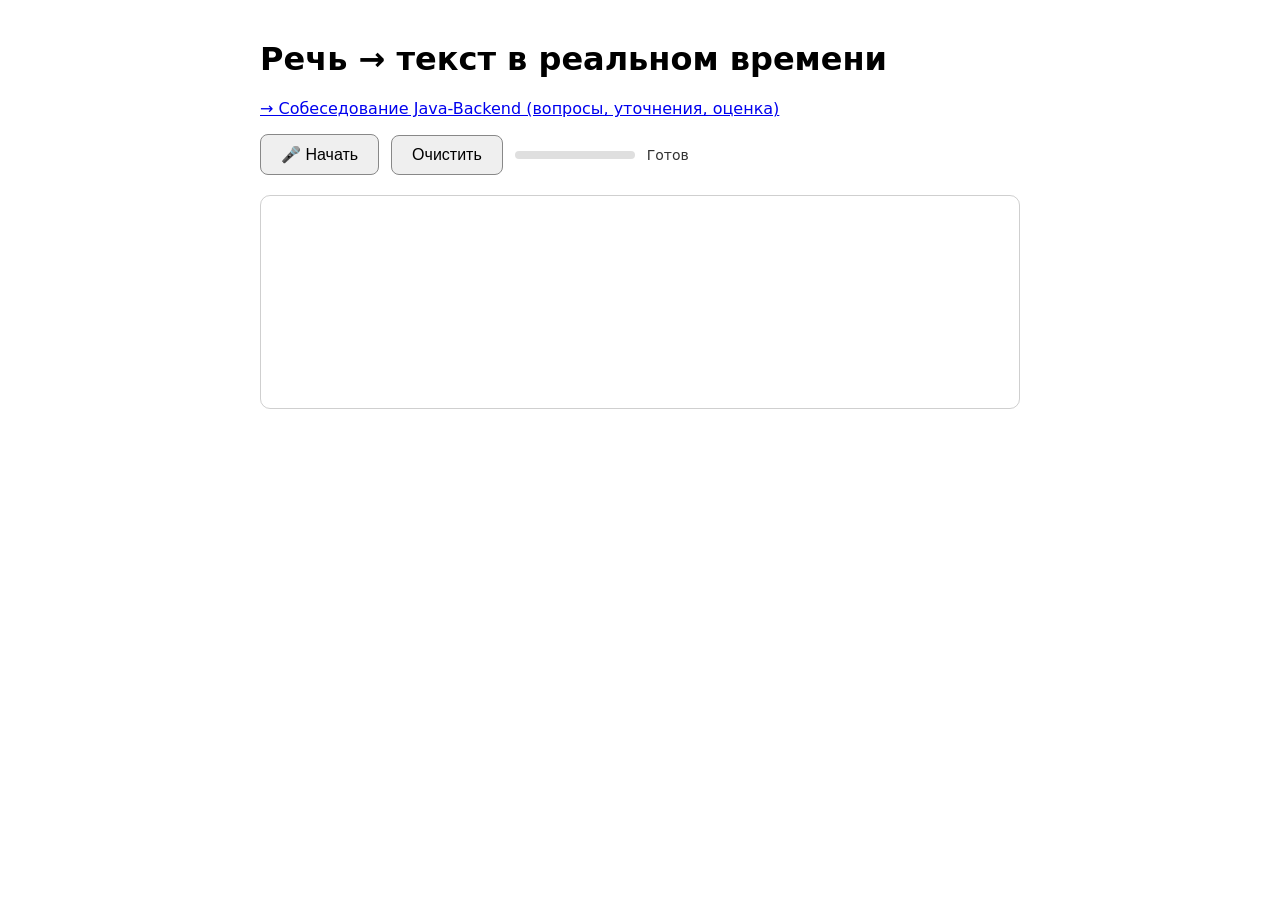
<file: stt-service/src/main/resources/static/index.html>
<!doctype html>
<html lang="ru">
<head>
  <meta charset="utf-8">
  <meta name="viewport" content="width=device-width, initial-scale=1">
  <title>Vosk — речь в текст в реальном времени</title>
  <style>
    :root{color-scheme:light dark}
    body{font-family:system-ui,sans-serif;max-width:760px;margin:40px auto;padding:0 16px}
    .bar{display:flex;gap:12px;align-items:center;flex-wrap:wrap}
    button{padding:10px 20px;font-size:16px;border-radius:8px;border:1px solid #888;cursor:pointer}
    #toggle.on{background:#d33;color:#fff;border-color:#d33}
    #status{font-size:14px;opacity:.8}
    #meter{width:120px;height:8px;background:#8884;border-radius:4px;overflow:hidden}
    #level{height:100%;width:0;background:#2a9d4a;transition:width .08s}
    #box{margin-top:20px;min-height:180px;padding:16px;border:1px solid #8886;border-radius:10px;font-size:22px;line-height:1.5;overflow-y:auto;max-height:60vh}
    #partial{opacity:.55;font-style:italic}
  </style>
</head>
<body>
  <h1>Речь → текст в реальном времени</h1>
  <p><a href="/interview.html">→ Собеседование Java-Backend (вопросы, уточнения, оценка)</a></p>
  <div class="bar">
    <button id="toggle">🎤 Начать</button>
    <button id="clear">Очистить</button>
    <div id="meter"><div id="level"></div></div>
    <span id="status">Готов</span>
  </div>
  <div id="box"><span id="final"></span> <span id="partial"></span></div>

<script>
const $ = id => document.getElementById(id);
let ws, ctx, stream, node, running = false;

$('toggle').onclick = () => running ? stop() : start();
$('clear').onclick = () => { $('final').textContent = ''; $('partial').textContent = ''; };

async function start() {
  try {
    $('status').textContent = 'Запрашиваю микрофон…';
    stream = await navigator.mediaDevices.getUserMedia({
      audio: { channelCount: 1, echoCancellation: true, noiseSuppression: true, autoGainControl: true }
    });

    ws = new WebSocket((location.protocol === 'https:' ? 'wss://' : 'ws://') + location.host + '/ws/stt');
    ws.binaryType = 'arraybuffer';
    await new Promise((resolve, reject) => { ws.onopen = resolve; ws.onerror = () => reject(new Error('нет соединения с сервером')); });
    ws.onmessage = e => onResult(JSON.parse(e.data));
    ws.onclose = () => cleanup();

    ctx = new AudioContext();
    await ctx.audioWorklet.addModule('/pcm-worklet.js');
    const source = ctx.createMediaStreamSource(stream);
    node = new AudioWorkletNode(ctx, 'pcm-processor');
    node.port.onmessage = e => {
      if (ws && ws.readyState === WebSocket.OPEN) ws.send(e.data);
      showLevel(new Int16Array(e.data));
    };
    const mute = ctx.createGain();          // узел нужно подключить к выходу, иначе Chrome его не вызывает
    mute.gain.value = 0;
    source.connect(node).connect(mute).connect(ctx.destination);

    running = true;
    $('toggle').textContent = '⏹ Стоп';
    $('toggle').classList.add('on');
    $('status').textContent = 'Слушаю… говорите';
  } catch (err) {
    $('status').textContent = 'Ошибка: ' + err.message;
    cleanup();
  }
}

function stop() {
  if (!running) return;
  running = false;
  $('status').textContent = 'Дорабатываю остаток…';
  stream && stream.getTracks().forEach(t => t.stop());
  if (ws && ws.readyState === WebSocket.OPEN) ws.send('eof');   // сервер вернёт финальный текст и закроет соединение
  setTimeout(() => ws && ws.readyState === WebSocket.OPEN && ws.close(), 3000);
}

function cleanup() {
  running = false;
  stream && stream.getTracks().forEach(t => t.stop());
  node && node.disconnect();
  ctx && ctx.state !== 'closed' && ctx.close();
  stream = node = ctx = null;
  $('toggle').textContent = '🎤 Начать';
  $('toggle').classList.remove('on');
  $('level').style.width = '0';
  if (!$('status').textContent.startsWith('Ошибка')) $('status').textContent = 'Готов';
}

function onResult(m) {
  if (m.type === 'partial') {
    $('partial').textContent = m.text;
  } else if (m.type === 'final') {
    $('partial').textContent = '';
    if (m.text) {
      const t = m.text.charAt(0).toUpperCase() + m.text.slice(1);
      $('final').textContent += ($('final').textContent ? ' ' : '') + t + '.';
    }
  }
  const box = $('box'); box.scrollTop = box.scrollHeight;
}

function showLevel(pcm) {
  let max = 0;
  for (let i = 0; i < pcm.length; i += 8) max = Math.max(max, Math.abs(pcm[i]));
  $('level').style.width = Math.min(100, (max / 32768) * 300) + '%';
}
</script>
</body>
</html>
</file>
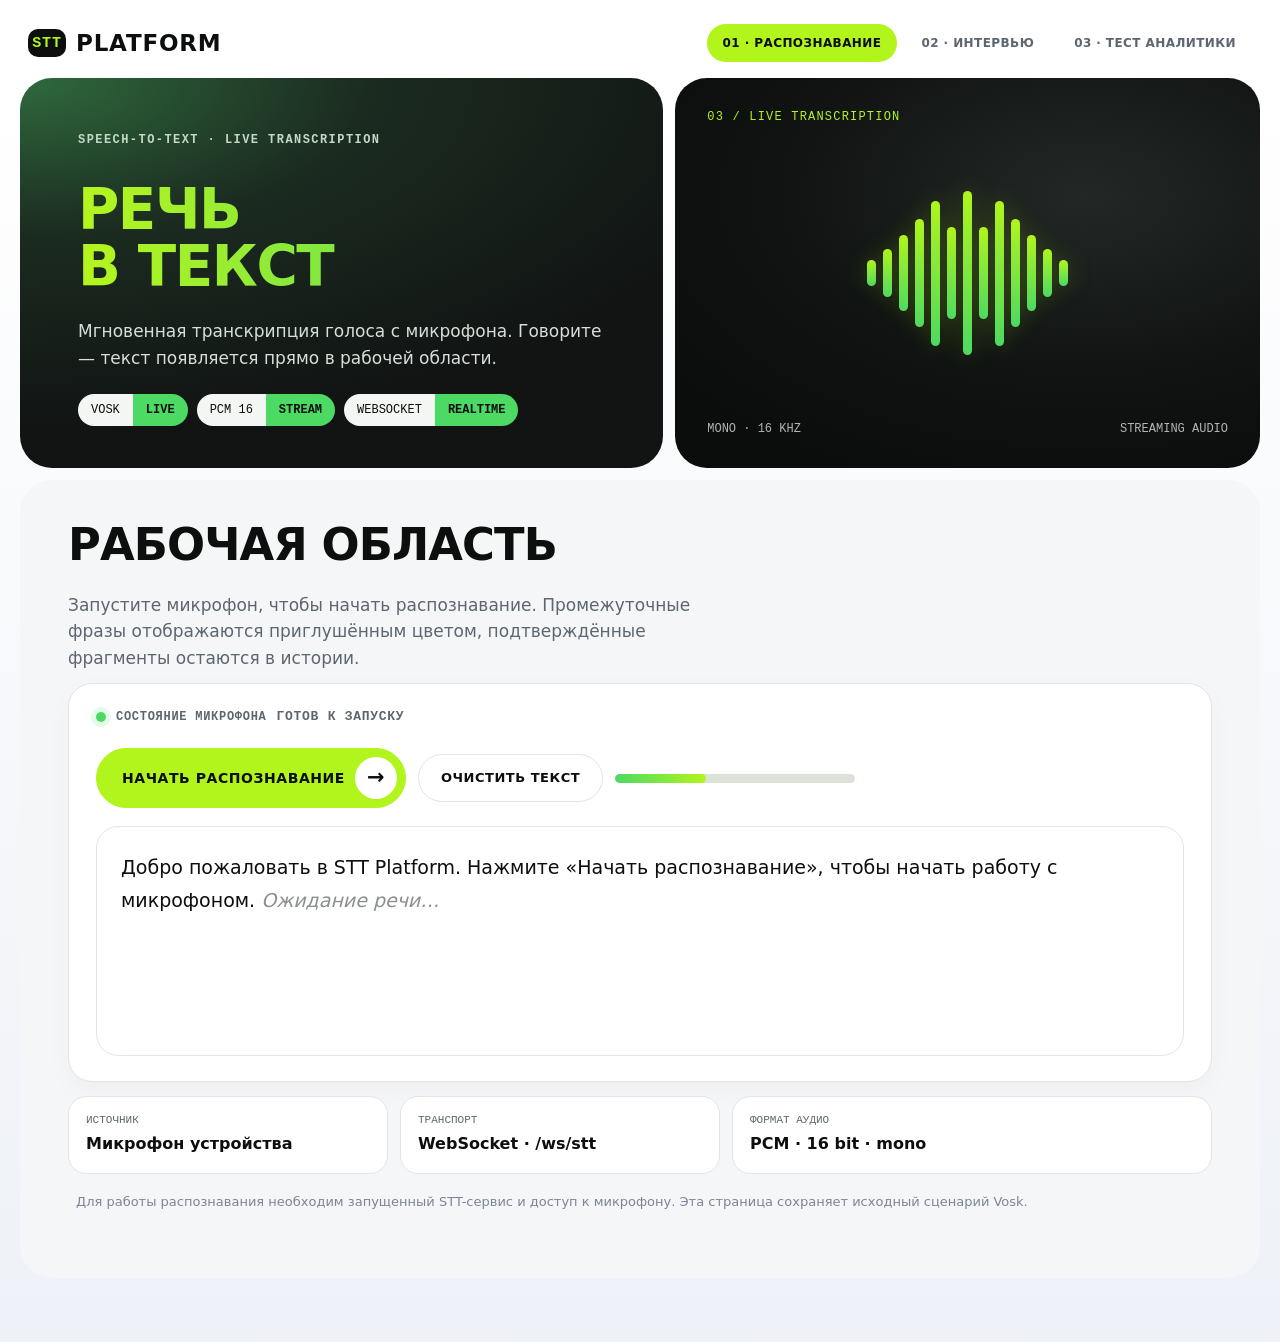
<file: stt-service/src/main/resources/static/stt.html>
<!doctype html>
<html lang="ru">
<head>
  <meta charset="utf-8">
  <meta name="viewport" content="width=device-width,initial-scale=1">
  <meta name="theme-color" content="#0d0f0e">
  <title>STT Platform — Распознавание речи</title>
  <link rel="stylesheet" href="style.css">
  <style>
    .meter{height:9px;width:min(240px,45vw);overflow:hidden;border-radius:99px;background:#dce2d9}
    #level{height:100%;width:38%;border-radius:99px;background:linear-gradient(90deg,#4cd964,#b1f51c)}
    #box{margin-top:18px;min-height:230px;max-height:55vh;overflow:auto;padding:24px;border:1px solid var(--line);border-radius:22px;background:#fff;font-size:19px;line-height:1.75}
    #partial{color:#89918a;font-style:italic}
    .status-card{display:flex;align-items:center;gap:14px;flex-wrap:wrap}
    .status-card #status{margin-left:auto}
  </style>
</head>
<body>
<main>
  <header class="site-top">
    <a class="brand" href="integrated.html"><span class="brand-mark">STT</span> PLATFORM</a>
    <nav class="nav-links" aria-label="Основная навигация">
      <span class="current">01 · Распознавание</span>
      <a href="integrated.html">02 · Интервью</a>
      <a href="test.html">03 · Тест аналитики</a>
    </nav>
  </header>
  <section class="hero">
    <div class="hero-main">
      <p class="eyebrow" style="color:#c3d8c6">Speech-to-text · live transcription</p>
      <h1>Речь<br>в текст</h1>
      <p class="lead">Мгновенная транскрипция голоса с микрофона. Говорите — текст появляется прямо в рабочей области.</p>
      <div class="tags"><span class="tag"><b>VOSK</b><i>LIVE</i></span><span class="tag"><b>PCM 16</b><i>STREAM</i></span><span class="tag"><b>WEBSOCKET</b><i>REALTIME</i></span></div>
    </div>
    <div class="hero-art" aria-hidden="true">
      <span class="art-label">03 / Live transcription</span>
      <div class="signal"><i></i><i></i><i></i><i></i><i></i><i></i><i></i><i></i><i></i><i></i><i></i><i></i><i></i></div>
      <div class="art-foot"><span>MONO · 16 KHZ</span><span>STREAMING AUDIO</span></div>
    </div>
  </section>
  <section class="panel">
    <h2>Рабочая область</h2>
    <p class="intro">Запустите микрофон, чтобы начать распознавание. Промежуточные фразы отображаются приглушённым цветом, подтверждённые фрагменты остаются в истории.</p>
    <section class="card">
      <div class="topline"><span id="light" class="light active"></span><span>Состояние микрофона</span><span id="status">Готов к запуску</span></div>
      <div class="buttons">
        <button id="toggle" class="primary" type="button">Начать распознавание</button>
        <button id="clear" class="secondary" type="button">Очистить текст</button>
        <div class="meter" aria-label="Уровень звука"><div id="level"></div></div>
      </div>
      <div id="box"><span id="final">Добро пожаловать в STT Platform. Нажмите «Начать распознавание», чтобы начать работу с микрофоном.</span> <span id="partial">Ожидание речи…</span></div>
    </section>
    <div class="details">
      <div><span>Источник</span><strong>Микрофон устройства</strong></div>
      <div><span>Транспорт</span><strong>WebSocket · /ws/stt</strong></div>
      <div><span>Формат аудио</span><strong>PCM · 16 bit · mono</strong></div>
    </div>
    <p class="footnote">Для работы распознавания необходим запущенный STT-сервис и доступ к микрофону. Эта страница сохраняет исходный сценарий Vosk.</p>
  </section>
</main>
<script>
const $ = id => document.getElementById(id);
let ws, ctx, stream, node, running = false;
$('toggle').onclick = () => running ? stop() : start();
$('clear').onclick = () => { $('final').textContent = ''; $('partial').textContent = ''; };
async function start() {
  try {
    $('status').textContent = 'Запрашиваю микрофон…';
    stream = await navigator.mediaDevices.getUserMedia({audio:{channelCount:1,echoCancellation:true,noiseSuppression:true,autoGainControl:true}});
    ws = new WebSocket((location.protocol === 'https:' ? 'wss://' : 'ws://') + location.host + '/ws/stt');
    ws.binaryType = 'arraybuffer';
    await new Promise((resolve,reject)=>{ws.onopen=resolve;ws.onerror=()=>reject(new Error('нет соединения с сервером'));});
    ws.onmessage = e => onResult(JSON.parse(e.data));
    ws.onclose = () => cleanup();
    ctx = new AudioContext();
    await ctx.audioWorklet.addModule('pcm-worklet.js');
    const source = ctx.createMediaStreamSource(stream);
    node = new AudioWorkletNode(ctx,'pcm-processor');
    node.port.onmessage = e => {if(ws&&ws.readyState===WebSocket.OPEN)ws.send(e.data);showLevel(new Int16Array(e.data));};
    const mute=ctx.createGain();mute.gain.value=0;source.connect(node).connect(mute).connect(ctx.destination);
    running=true;$('toggle').textContent='Остановить';$('toggle').classList.add('secondary');$('light').classList.add('active');$('status').textContent='Слушаю… говорите';
  } catch(err){$('status').textContent='Ошибка: '+err.message;cleanup();}
}
function stop(){if(!running)return;running=false;$('status').textContent='Обрабатываю остаток…';stream&&stream.getTracks().forEach(t=>t.stop());if(ws&&ws.readyState===WebSocket.OPEN)ws.send('eof');setTimeout(()=>ws&&ws.readyState===WebSocket.OPEN&&ws.close(),3000);}
function cleanup(){running=false;stream&&stream.getTracks().forEach(t=>t.stop());node&&node.disconnect();ctx&&ctx.state!=='closed'&&ctx.close();stream=node=ctx=null;$('toggle').textContent='Начать распознавание';$('toggle').classList.remove('secondary');$('level').style.width='0';if(!$('status').textContent.startsWith('Ошибка'))$('status').textContent='Готов к запуску';}
function onResult(m){if(m.type==='partial')$('partial').textContent=m.text;else if(m.type==='final'){$('partial').textContent='';if(m.text){const t=m.text.charAt(0).toUpperCase()+m.text.slice(1);$('final').textContent+=($('final').textContent?' ':'')+t+'.';}}const box=$('box');box.scrollTop=box.scrollHeight;}
function showLevel(pcm){let max=0;for(let i=0;i<pcm.length;i+=8)max=Math.max(max,Math.abs(pcm[i]));$('level').style.width=Math.min(100,(max/32768)*300)+'%';}
</script>
</body>
</html>
</file>
<file: stt-service/src/main/resources/static/style.css>
:root{
  color-scheme:light;
  --ink:#0d0f0e;--ink-2:#161a17;--forest:#2a5a35;--lime:#b1f51c;
  --lime-hi:#c6ff4d;--green:#4cd964;--paper:#f5f6f7;--white:#fff;
  --lav:#d9dfeb;--line:#e1e4ea;--muted:#5d6670;--danger:#c62828;
  --danger-bg:#fdecec;--r-xl:32px;--r-lg:24px;--r-md:16px;
  --font:"Golos Text","Manrope","Inter","Segoe UI",system-ui,-apple-system,Roboto,Arial,sans-serif;
  --mono:"JetBrains Mono","IBM Plex Mono",ui-monospace,"SF Mono",Consolas,monospace;
}
*{box-sizing:border-box}
html{scroll-behavior:smooth}
body{margin:0;font:400 16px/1.5 var(--font);color:var(--ink);background:linear-gradient(180deg,#fff 0,#fff 90px,#eef1f7 100%);min-height:100vh;-webkit-font-smoothing:antialiased}
[hidden],.hidden{display:none!important}
:focus-visible{outline:3px solid var(--ink);outline-offset:3px;border-radius:8px}
a{color:inherit}
main{width:min(1480px,100%);margin:0 auto;padding:24px 20px 64px}
.site-top{display:flex;align-items:center;justify-content:space-between;gap:20px;margin:0 0 16px;padding:0 8px}
.brand{display:flex;align-items:center;gap:10px;text-decoration:none;font-weight:850;font-size:23px;letter-spacing:.035em}
.brand-mark{width:38px;height:28px;display:inline-flex;align-items:center;justify-content:center;border-radius:10px;background:var(--ink);color:var(--lime);font:700 15px var(--mono)}
.nav-links{display:flex;align-items:center;gap:8px;flex-wrap:wrap}
.nav-links a,.nav-links span{padding:10px 16px;border-radius:999px;text-decoration:none;text-transform:uppercase;letter-spacing:.035em;font-size:12px;font-weight:700;color:var(--muted)}
.nav-links a:hover,.nav-links .current{background:var(--lime);color:var(--ink)}
.eyebrow,.kicker{margin:0 0 12px;color:#647067;font:600 12px var(--mono);letter-spacing:.12em;text-transform:uppercase}
.hero{display:grid;grid-template-columns:1.1fr 1fr;gap:12px;margin-top:4px}
.hero-main,.hero-art{border-radius:var(--r-xl);overflow:hidden;min-width:0;position:relative;min-height:390px}
.hero-main{padding:52px 58px 42px;display:flex;flex-direction:column;justify-content:flex-end;gap:22px;background:radial-gradient(120% 90% at 0 0,#2f6a3d 0,#1b2b20 45%,#111413 100%);color:#fff}
.hero h1{margin:0;font-weight:650;font-size:clamp(34px,4.4vw,62px);line-height:1.02;letter-spacing:-.025em;text-transform:uppercase;background:linear-gradient(90deg,#b6f51e,#4cd964);-webkit-background-clip:text;background-clip:text;color:transparent}
.lead,.intro{margin:0;max-width:650px;font-size:17px;line-height:1.6;color:#d6dfd8}
.hero-art{background:radial-gradient(90% 80% at 70% 30%,#232826 0,#111413 55%,#0b0c0c 100%);display:flex;flex-direction:column;justify-content:space-between;padding:32px;color:#fff}
.art-label{font:500 12px var(--mono);letter-spacing:.1em;text-transform:uppercase;color:#b1f51c}
.signal{display:flex;align-items:center;justify-content:center;gap:7px;height:170px}
.signal i{display:block;width:9px;border-radius:99px;background:linear-gradient(180deg,var(--lime),var(--green));box-shadow:0 0 24px #b1f51c44}
.signal i:nth-child(1),.signal i:nth-child(13){height:26px}.signal i:nth-child(2),.signal i:nth-child(12){height:48px}.signal i:nth-child(3),.signal i:nth-child(11){height:76px}.signal i:nth-child(4),.signal i:nth-child(10){height:108px}.signal i:nth-child(5),.signal i:nth-child(9){height:145px}.signal i:nth-child(6),.signal i:nth-child(8){height:92px}.signal i:nth-child(7){height:164px}
.art-foot{display:flex;justify-content:space-between;gap:10px;color:#aeb8b0;font:12px var(--mono)}
.tags{display:flex;flex-wrap:wrap;gap:9px}
.tag{display:inline-flex;border-radius:999px;overflow:hidden;font:500 12px/1 var(--mono)}
.tag b{background:#f4f6f4;color:var(--ink);padding:10px 13px;font-weight:500}
.tag i{background:var(--green);color:var(--ink);padding:10px 13px;font-style:normal;font-weight:700}
.panel{margin-top:12px;padding:42px 48px 48px;border-radius:var(--r-xl);background:var(--paper)}
.panel>h2,.section-title{margin:0 0 24px;font-weight:650;font-size:clamp(27px,3.5vw,48px);line-height:1.03;letter-spacing:-.02em;text-transform:uppercase}
.grid2{display:grid;grid-template-columns:1.15fr 1fr;gap:14px;align-items:start}
.stack{display:grid;gap:14px}
.card{background:var(--white);border-radius:var(--r-lg);padding:25px 27px;border:1px solid var(--line);box-shadow:0 8px 26px #0d0f0e08;margin:12px 0}
.card.lav{background:var(--lav);border-color:transparent}
.card.dark{background:var(--ink-2);color:#fff;border-color:transparent}
.card h3,.card-title{margin:0 0 16px;font:600 13px var(--mono);letter-spacing:.08em;text-transform:uppercase;color:var(--muted)}
.card.dark h3,.card.dark .card-title{color:var(--lime)}
.topline{display:flex;align-items:center;gap:10px;color:var(--muted);font:600 12px var(--mono);letter-spacing:.06em;text-transform:uppercase}
.light{display:inline-block;width:10px;height:10px;border-radius:50%;background:#aab3a8}
.light.active{background:#4cd964;box-shadow:0 0 0 5px #4cd96425}
#timer{margin-left:auto;font-variant-numeric:tabular-nums;color:var(--ink)}
.role-label{margin:24px 0 8px;color:var(--muted);font:600 12px var(--mono);letter-spacing:.08em;text-transform:uppercase}
.role{min-height:52px;font-size:clamp(25px,3vw,38px);line-height:1.16;font-weight:700;letter-spacing:-.025em;margin:5px 0}
.hint,.intro{color:var(--muted);line-height:1.55}
.buttons,.controls,.row{display:flex;flex-wrap:wrap;align-items:center;gap:12px}
.buttons{margin-top:24px}
.controls{margin:18px 0;color:#344139}
.controls label{display:flex;align-items:center;gap:8px;flex-wrap:wrap}
.field{display:grid;gap:8px;margin-bottom:18px}
.field>span,.label{font:500 12px var(--mono);letter-spacing:.06em;text-transform:uppercase;color:var(--muted)}
input[type=text],input:not([type]),select,textarea{width:100%;min-height:54px;padding:0 17px;border-radius:16px;border:1.5px solid var(--line);background:#fff;color:var(--ink);font:inherit;font-size:16px}
input:focus-visible,select:focus-visible,textarea:focus-visible{outline:none;border-color:var(--ink);box-shadow:0 0 0 4px #b1f51c88}
select{appearance:none;cursor:pointer;padding-right:48px;background:#fff url("data:image/svg+xml,%3Csvg xmlns='http://www.w3.org/2000/svg' width='16' height='10' fill='none' stroke='%230d0f0e' stroke-width='2.4'%3E%3Cpath d='M1 1l7 7 7-7'/%3E%3C/svg%3E") no-repeat right 18px center}
input[type=checkbox],input[type=range]{accent-color:var(--ink)}
input[type=range]{width:150px;vertical-align:middle}
button{font:inherit;cursor:pointer;display:inline-flex;align-items:center;justify-content:center;gap:10px;padding:13px 22px;border-radius:999px;border:1.5px solid #0d0f0e33;background:transparent;color:var(--ink);font-size:13px;font-weight:700;letter-spacing:.04em;text-transform:uppercase;transition:background .15s,border-color .15s,transform .1s}
button:hover:not(:disabled){border-color:var(--ink);background:#fff}
button:active:not(:disabled){transform:scale(.98)}
button:disabled{opacity:.45;cursor:default}
button.primary,#start,#enroll,.pill-link{background:var(--lime);border-color:var(--lime);padding:8px 8px 8px 25px;font-size:14px}
button.primary:after,#start:after,#enroll:after,.pill-link:after{content:"→";display:grid;place-items:center;width:42px;height:42px;border-radius:50%;background:#fff;font-size:21px}
button.primary:hover:not(:disabled),#start:hover:not(:disabled),#enroll:hover:not(:disabled),.pill-link:hover{background:var(--lime-hi);border-color:var(--lime-hi);box-shadow:0 8px 28px #b1f51c55}
button.secondary{background:#fff;border-color:var(--line)}
button.secondary:hover:not(:disabled){background:var(--lime)}
a.button-link,.report-download{display:inline-flex;align-items:center;gap:8px;padding:12px 18px;border-radius:999px;background:var(--lime);font-weight:700;text-decoration:none;font-size:13px;text-transform:uppercase;letter-spacing:.04em}
.transcript{min-height:84px;line-height:1.7;white-space:pre-wrap;overflow-wrap:anywhere}
.transcript .speaker{font-weight:750;color:#245c31}.transcript .unknown{color:#667085}
.preview{background:#eaf0e5;border-left:4px solid #4b8b3b;padding:14px 16px;border-radius:4px 14px 14px 4px;line-height:1.55;margin:10px 0 16px}
#decision{padding:13px 16px;border-radius:14px;background:#f4f6f4;font-weight:650}
.final-report{border-color:#c7d4bd}
.report-overall{display:flex;flex-wrap:wrap;align-items:end;justify-content:space-between;gap:14px}
.report-total{font-size:clamp(36px,6vw,52px);font-weight:800;letter-spacing:-.04em;color:#244b2c}
.report-verdict{display:inline-block;color:#172318;background:var(--lime);border-radius:999px;padding:9px 14px}
.report-scores{display:grid;grid-template-columns:repeat(4,minmax(0,1fr));gap:10px;margin:18px 0}
.report-score{background:#f6f8f4;border:1px solid var(--line);border-radius:14px;padding:13px}
.report-score span{display:block;color:var(--muted);font:11px var(--mono);margin-bottom:5px;text-transform:uppercase}
.report-score strong{font-size:20px}
.report-heading{font-size:20px;text-transform:uppercase}
.report-questions{display:grid;gap:10px}
.report-question{border-top:1px solid var(--line);padding:14px 0 2px}
.report-question strong{display:block}
.report-question p{color:var(--muted);margin:5px 0;line-height:1.45}
.log{max-height:260px;overflow:auto;font:12px/1.55 var(--mono)}
.log div,#log div{border-bottom:1px dashed #aab3a855;padding:7px 0}
.details{display:grid;grid-template-columns:1fr 1fr 1.5fr;gap:12px;margin-top:14px}
.details div{background:var(--white);border:1px solid var(--line);border-radius:18px;padding:17px;min-width:0}
.details span{display:block;color:var(--muted);font:11px var(--mono);text-transform:uppercase;margin-bottom:6px}
.details strong{display:block;font-weight:650;overflow-wrap:anywhere}
.error,#error{color:var(--danger);background:var(--danger-bg);padding:14px 17px;border-radius:var(--r-md);margin:12px 0;white-space:pre-wrap}
.footnote{color:#7b8498;font-size:13px;line-height:1.55;margin:18px 8px}
#transcript-full{white-space:pre-wrap;overflow-wrap:anywhere;max-height:460px;overflow:auto;padding:16px;background:#f5f6f7;border-radius:16px}
#transcript-actions{display:flex;flex-wrap:wrap;gap:10px;align-items:center}
#transcript-actions a{padding:11px 15px;border-radius:999px;background:var(--lime);text-decoration:none;font-weight:700}
#question{font-size:clamp(23px,2.6vw,34px);line-height:1.3;font-weight:700;letter-spacing:-.02em}
#partial{min-height:36px;line-height:1.6}
#log{max-height:260px;overflow:auto;font:12px/1.5 var(--mono)}
.bar{display:flex;gap:12px;align-items:center;flex-wrap:wrap;padding:18px 20px;background:var(--paper);border-radius:var(--r-lg);margin:12px 0}
.bar input:not([type=checkbox]){width:min(300px,100%)}
#status{font-size:13px;font-weight:650;color:var(--muted)}
#interview{display:grid;grid-template-columns:1.15fr 1fr;gap:12px;align-items:start}
#interview>.card:first-child{grid-column:1/-1;background:radial-gradient(120% 90% at 0 0,#2f6a3d 0,#1b2b20 45%,#111413 100%);color:#fff;min-height:220px;padding:38px}
#interview>.card:first-child .muted{color:#c5d1c7}
#interview>.card:first-child #question{font-size:clamp(27px,3.5vw,44px);color:var(--lime)}
#report{white-space:pre-wrap;overflow-wrap:anywhere}
#report a{display:inline-flex;margin-top:12px;padding:12px 18px;border-radius:999px;background:var(--lime);text-decoration:none;font-weight:700}
@media(max-width:900px){.hero{grid-template-columns:1fr}.hero-main,.hero-art{min-height:300px}.grid2,#interview{grid-template-columns:1fr}.panel{padding:30px}.details{grid-template-columns:1fr 1fr}.details div:last-child{grid-column:1/-1}}
@media(max-width:560px){main{padding:12px 12px 40px}.site-top{align-items:flex-start;flex-direction:column}.hero-main{padding:32px 26px;min-height:340px}.hero-art{min-height:230px}.panel{padding:25px 18px;border-radius:24px}.card{padding:20px;border-radius:20px}.details,.report-scores{grid-template-columns:1fr 1fr}.buttons button{width:100%}.bar{align-items:stretch}.bar>*{width:100%}.nav-links{width:100%}.nav-links a,.nav-links span{padding:8px 11px}}
</file>
